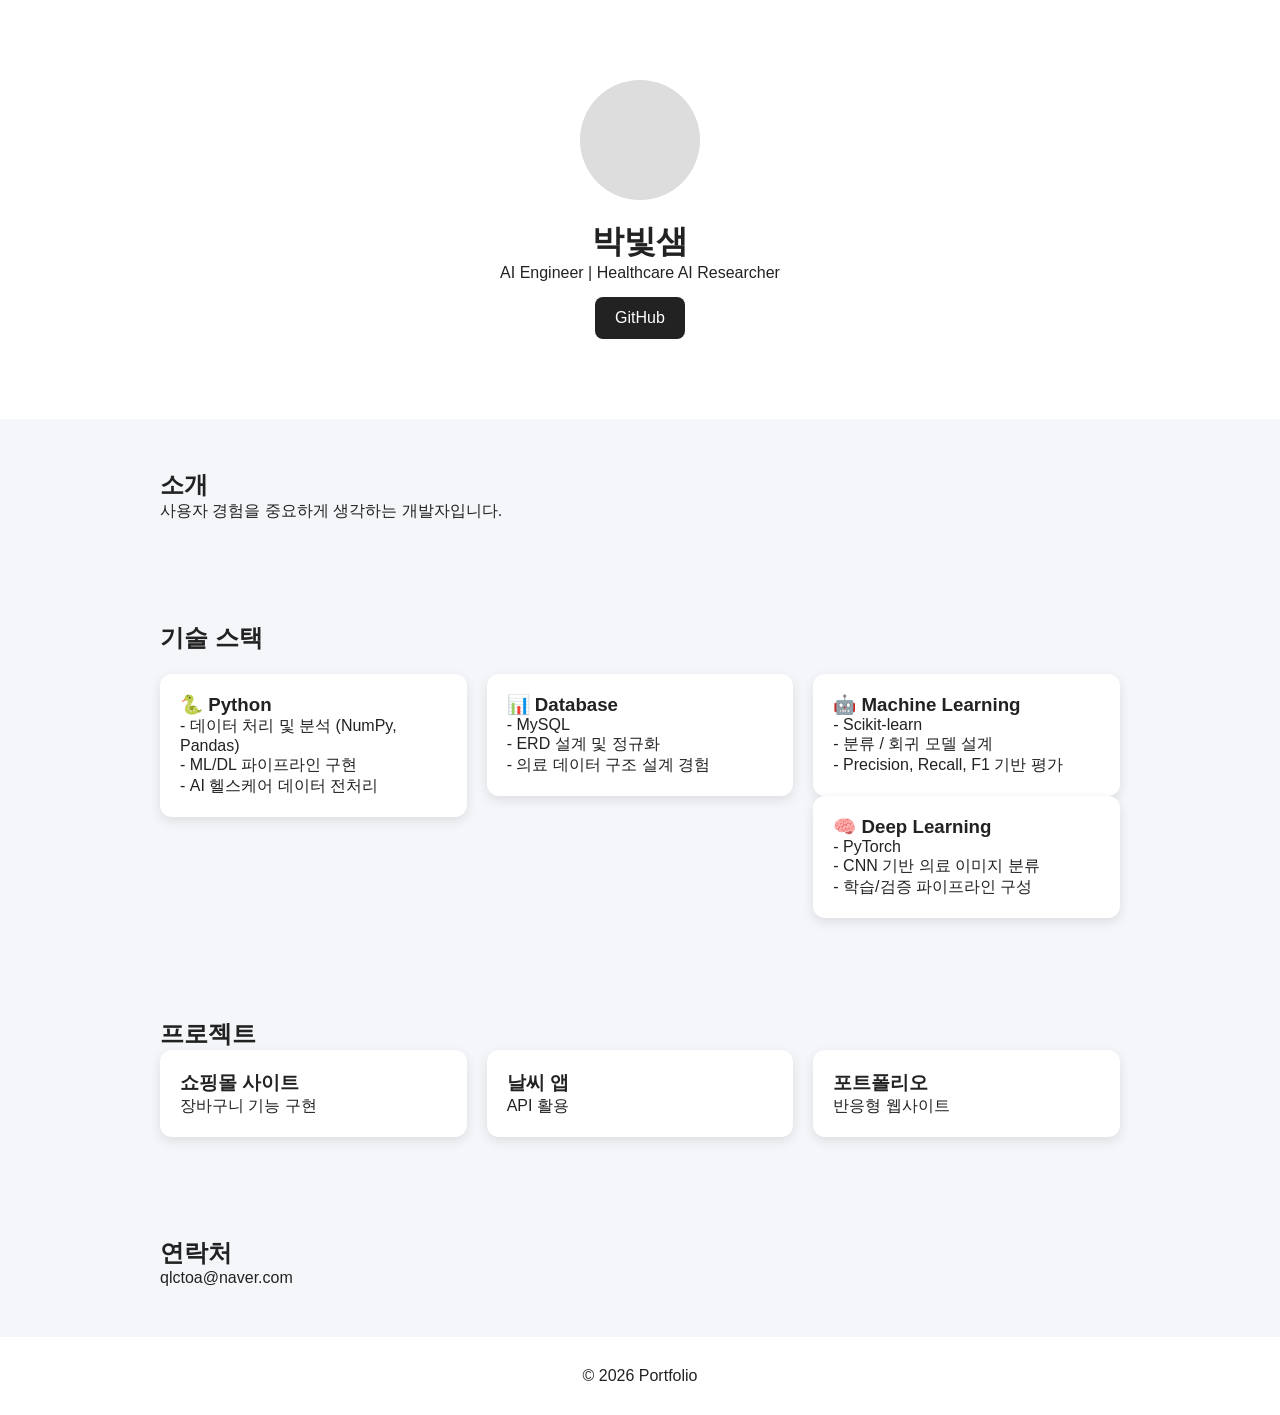
<file: portfolio_example.html>
<!DOCTYPE html>
<html lang="ko">
<head>
<meta charset="UTF-8">
<meta name="viewport" content="width=device-width, initial-scale=1.0">
<title>포트폴리오 예시</title>
<style>
*{margin:0;padding:0;box-sizing:border-box}
body{font-family:Arial,sans-serif;background:#f4f6f9;color:#222}
header{background:white;text-align:center;padding:80px 20px}
.profile{width:120px;height:120px;border-radius:50%;background:#ddd;margin:0 auto 20px}
section{max-width:1000px;margin:auto;padding:50px 20px}
.projects{display:grid;grid-template-columns:repeat(auto-fit,minmax(250px,1fr));gap:20px}
.card{
    background:white;
    padding:20px;
    border-radius:12px;
    box-shadow:0 4px 12px rgba(0,0,0,0.1);
    transition:all 0.3s ease;}
.skills span{display:inline-block;background:#222;color:white;padding:8px 12px;border-radius:20px;margin:4px}
.btn{display:inline-block;background:#222;color:white;padding:12px 20px;border-radius:8px;text-decoration:none;margin-top:15px}
footer{text-align:center;padding:30px;background:white}
.skills{
    display:grid;
    grid-template-columns:repeat(auto-fit,minmax(250px,1fr));
    gap:20px;
    margin-top:20px;
}
.card:hover{
    transform:translateY(-5px);
}
.card-link{
    text-decoration:none;
    color:inherit;
}

.card-link:hover .card{
    transform:translateY(-5px);
    box-shadow:0 8px 20px rgba(0,0,0,0.15);
}
</style>
</head>
<body>
<header>
<div class="profile"></div>
<h1>박빛샘</h1>
<p>AI Engineer | Healthcare AI Researcher</p>
<a href="https://github.com/qlctoa" class="btn" target="_blank">GitHub</a>

</header>

<section>
<h2>소개</h2>
<p>사용자 경험을 중요하게 생각하는 개발자입니다.</p>
</section>

<section>
    
    <h2>기술 스택</h2>

    <div class="skills">

        <a href="https://app.notion.com/p/33ac242d0acf802486b6f18945d16efa?source=copy_link" target="_blank" class="card-link">
    <div class="card">
        <h3>🐍 Python</h3>
        <p>
            - 데이터 처리 및 분석 (NumPy, Pandas)<br>
            - ML/DL 파이프라인 구현<br>
            - AI 헬스케어 데이터 전처리
        </p>
    </div>
</a>
        <a href="https://app.notion.com/p/349c242d0acf803ea110d833fa9bc641?source=copy_link" target="_blank" class="card-link">
        <div class="card">
            <h3>📊 Database</h3>
            <p>
                - MySQL<br>
                - ERD 설계 및 정규화<br>
                - 의료 데이터 구조 설계 경험
            </p>
        </div>
        </a>

        <a href="https://app.notion.com/p/349c242d0acf807bacade36719c7a38f?source=copy_link" target="_blank" class="card-link">
        <div class="card">
            <h3>🤖 Machine Learning</h3>
            <p>
                - Scikit-learn<br>
                - 분류 / 회귀 모델 설계<br>
                - Precision, Recall, F1 기반 평가
            </p>
        </div>

        <div class="card">
            <h3>🧠 Deep Learning</h3>
            <p>
                - PyTorch<br>
                - CNN 기반 의료 이미지 분류<br>
                - 학습/검증 파이프라인 구성
            </p>
        </div>

    </div>
</section>

<section>
<h2>프로젝트</h2>
<div class="projects">
<div class="card"><h3>쇼핑몰 사이트</h3><p>장바구니 기능 구현</p></div>
<div class="card"><h3>날씨 앱</h3><p>API 활용</p></div>
<div class="card"><h3>포트폴리오</h3><p>반응형 웹사이트</p></div>
</div>
</section>

<section>
<h2>연락처</h2>
<p>qlctoa@naver.com</p>
</section>

<footer>© 2026 Portfolio</footer>
</body>
</html>
</file>
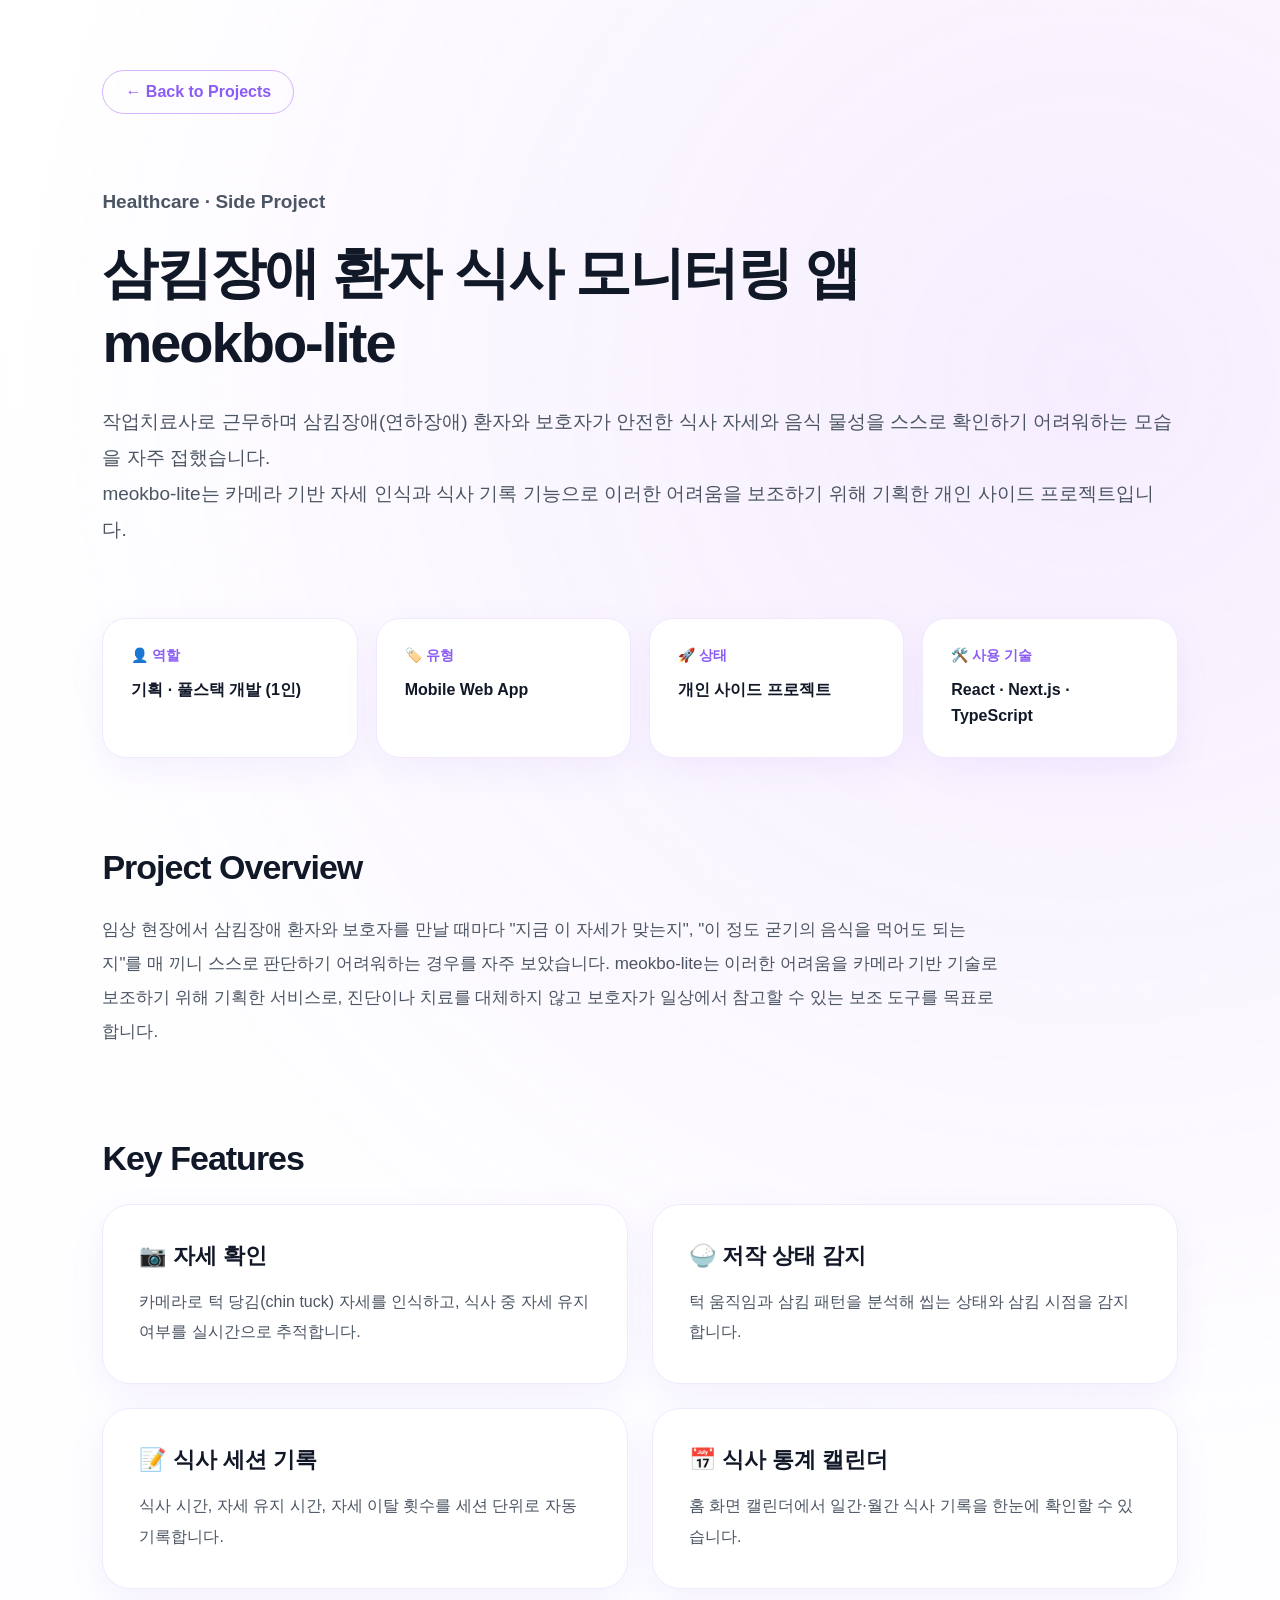
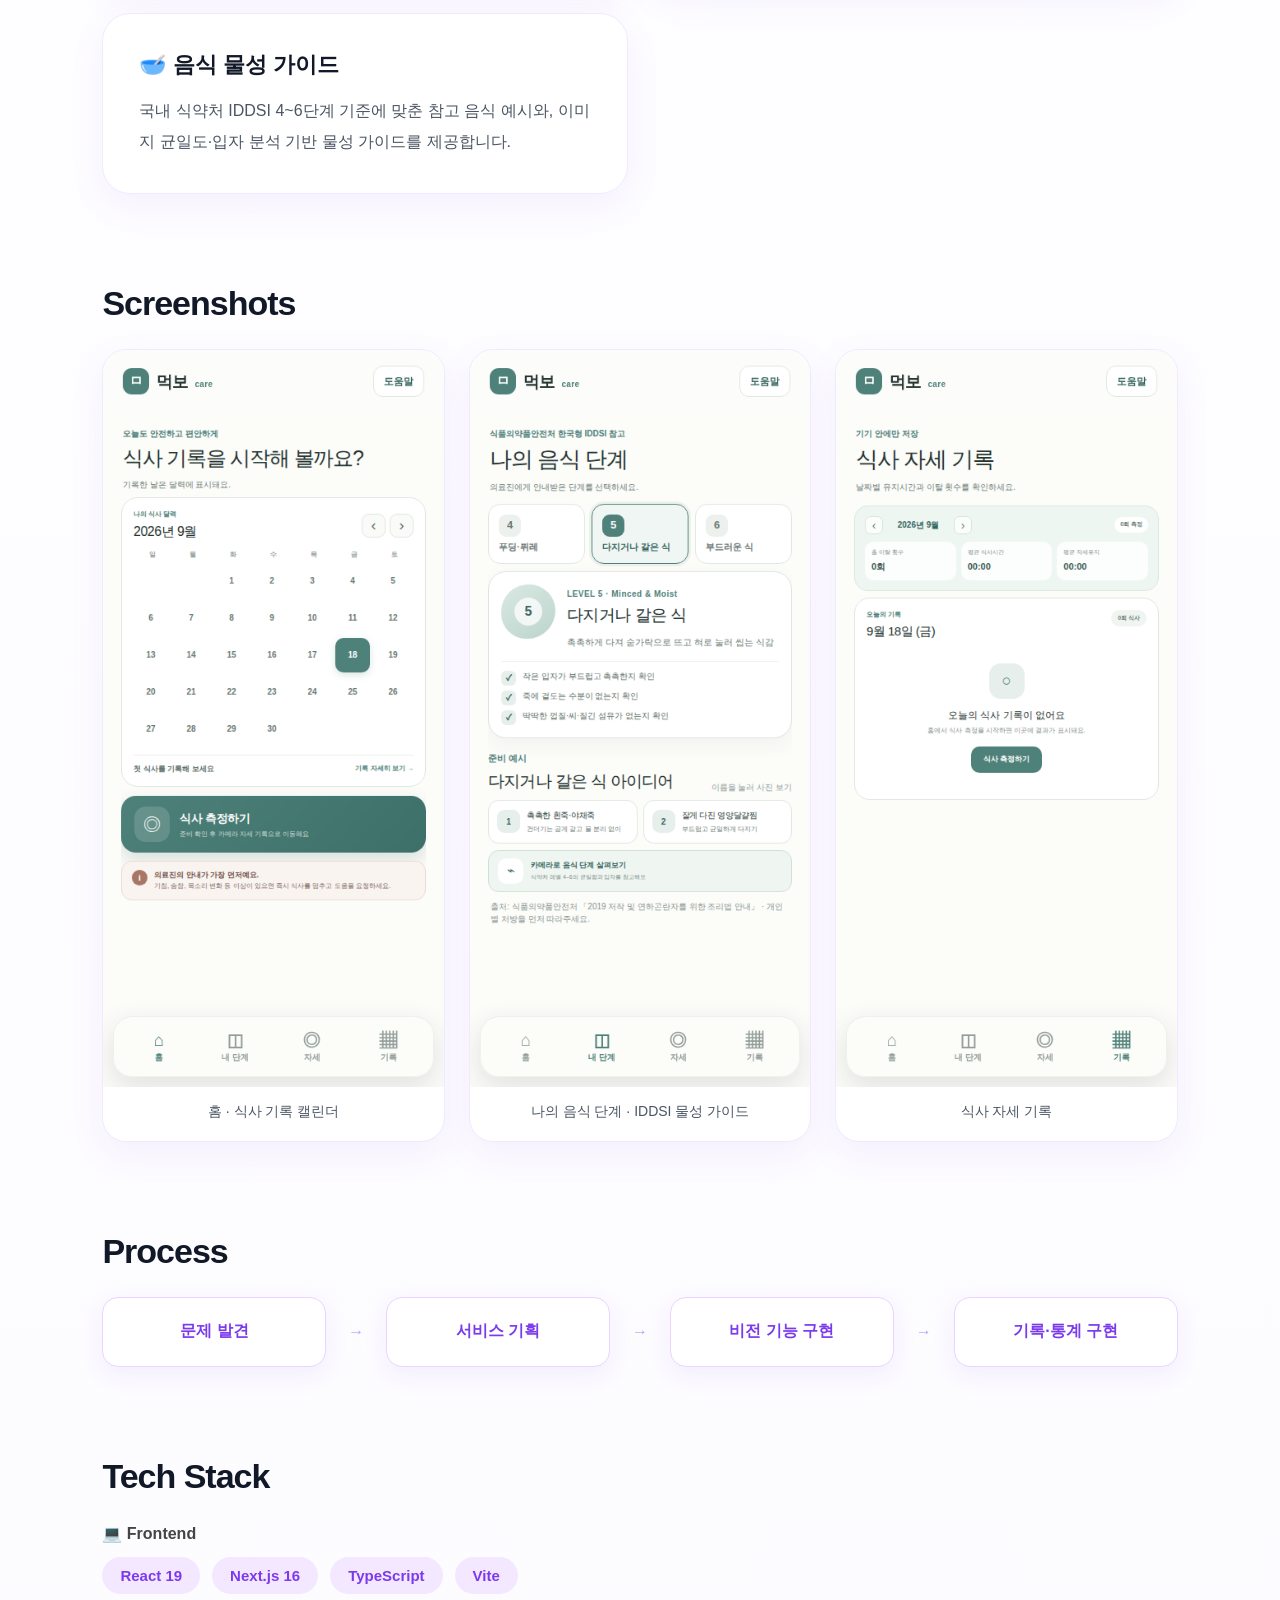
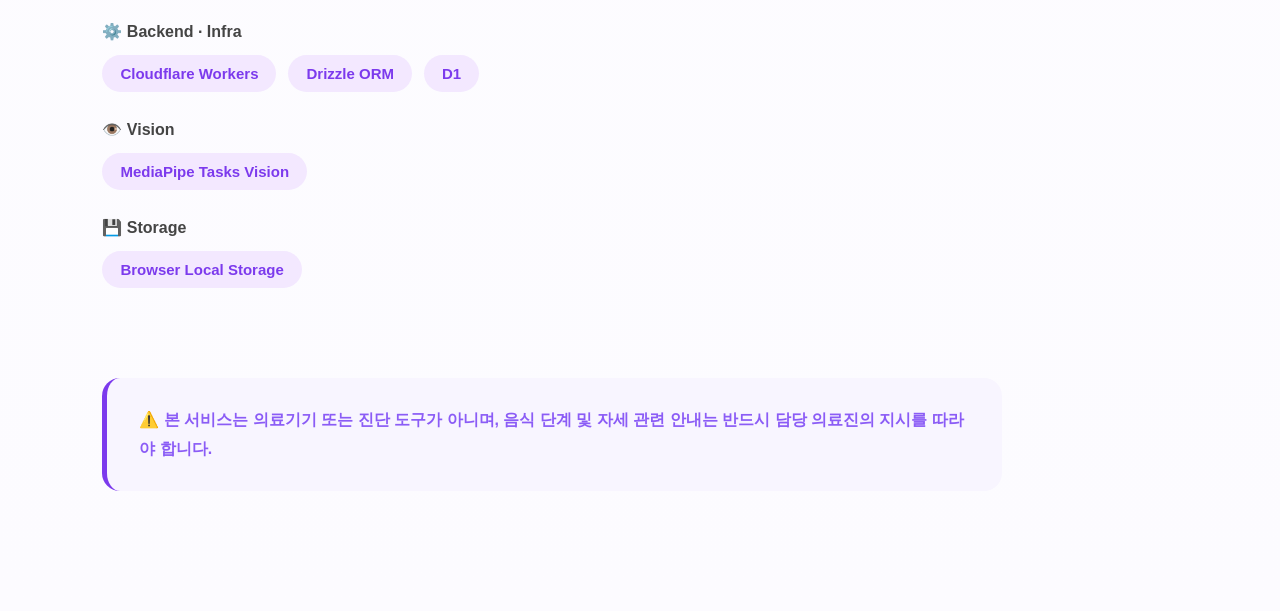
<file: projects/meokbo-lite.html>
<!DOCTYPE html>
<html lang="ko">
<head>
    <meta charset="UTF-8">
    <meta name="viewport" content="width=device-width, initial-scale=1.0">
    <link rel="icon" type="image/svg+xml" href="../favicon.svg">
    <title>삼킴장애 환자 식사 모니터링 앱 · meokbo-lite</title>

    <link rel="stylesheet" href="../css/common.css">
    <link rel="stylesheet" href="../css/projects.css">
</head>

<body>
<main class="project-detail">

    <a href="../index.html#projects" class="back-btn">← Back to Projects</a>

    <section class="detail-hero">
        <p class="detail-category">Healthcare · Side Project</p>

        <h1>삼킴장애 환자 식사 모니터링 앱<br>meokbo-lite</h1>

        <p>
            작업치료사로 근무하며 삼킴장애(연하장애) 환자와 보호자가 안전한 식사 자세와 음식 물성을
            스스로 확인하기 어려워하는 모습을 자주 접했습니다.<br>
            meokbo-lite는 카메라 기반 자세 인식과 식사 기록 기능으로 이러한 어려움을 보조하기 위해
            기획한 개인 사이드 프로젝트입니다.
        </p>
    </section>

    <section class="detail-summary">
        <div class="summary-card">
            <strong>👤 역할</strong>
            <span>기획 · 풀스택 개발 (1인)</span>
        </div>

        <div class="summary-card">
            <strong>🏷️ 유형</strong>
            <span>Mobile Web App</span>
        </div>

        <div class="summary-card">
            <strong>🚀 상태</strong>
            <span>개인 사이드 프로젝트</span>
        </div>

        <div class="summary-card">
            <strong>🛠️ 사용 기술</strong>
            <span>React · Next.js · TypeScript</span>
        </div>
    </section>

    <section class="detail-section">
        <h2>Project Overview</h2>
        <p>
            임상 현장에서 삼킴장애 환자와 보호자를 만날 때마다 "지금 이 자세가 맞는지",
            "이 정도 굳기의 음식을 먹어도 되는지"를 매 끼니 스스로 판단하기 어려워하는 경우를 자주 보았습니다.
            meokbo-lite는 이러한 어려움을 카메라 기반 기술로 보조하기 위해 기획한 서비스로,
            진단이나 치료를 대체하지 않고 보호자가 일상에서 참고할 수 있는 보조 도구를 목표로 합니다.
        </p>
    </section>

    <section class="detail-section">
        <h2>Key Features</h2>

        <div class="detail-cards">
            <div class="detail-card">
                <h3>📷 자세 확인</h3>
                <p>
                    카메라로 턱 당김(chin tuck) 자세를 인식하고,
                    식사 중 자세 유지 여부를 실시간으로 추적합니다.
                </p>
            </div>

            <div class="detail-card">
                <h3>🍚 저작 상태 감지</h3>
                <p>
                    턱 움직임과 삼킴 패턴을 분석해
                    씹는 상태와 삼킴 시점을 감지합니다.
                </p>
            </div>

            <div class="detail-card">
                <h3>📝 식사 세션 기록</h3>
                <p>
                    식사 시간, 자세 유지 시간, 자세 이탈 횟수를
                    세션 단위로 자동 기록합니다.
                </p>
            </div>

            <div class="detail-card">
                <h3>📅 식사 통계 캘린더</h3>
                <p>
                    홈 화면 캘린더에서 일간·월간 식사 기록을
                    한눈에 확인할 수 있습니다.
                </p>
            </div>

            <div class="detail-card">
                <h3>🥣 음식 물성 가이드</h3>
                <p>
                    국내 식약처 IDDSI 4~6단계 기준에 맞춘 참고 음식 예시와,
                    이미지 균일도·입자 분석 기반 물성 가이드를 제공합니다.
                </p>
            </div>
        </div>
    </section>

    <section class="detail-section">
        <h2>Screenshots</h2>

        <div class="detail-gallery">
            <figure>
                <a href="../images/meokbo-lite/home.png" target="_blank" rel="noopener noreferrer" aria-label="이미지 원본 크게 보기"><img src="../images/meokbo-lite/home.png" alt="meokbo-lite 홈 화면 - 식사 기록 캘린더"></a>
                <figcaption>홈 · 식사 기록 캘린더</figcaption>
            </figure>
            <figure>
                <a href="../images/meokbo-lite/food-guide.png" target="_blank" rel="noopener noreferrer" aria-label="이미지 원본 크게 보기"><img src="../images/meokbo-lite/food-guide.png" alt="meokbo-lite 음식 물성 가이드 화면"></a>
                <figcaption>나의 음식 단계 · IDDSI 물성 가이드</figcaption>
            </figure>
            <figure>
                <a href="../images/meokbo-lite/records.png" target="_blank" rel="noopener noreferrer" aria-label="이미지 원본 크게 보기"><img src="../images/meokbo-lite/records.png" alt="meokbo-lite 식사 자세 기록 화면"></a>
                <figcaption>식사 자세 기록</figcaption>
            </figure>
        </div>
    </section>

    <section class="detail-section">
        <h2>Process</h2>

        <div class="process-flow">
            <div class="process-item">문제 발견</div>
            <span class="arrow">→</span>
            <div class="process-item">서비스 기획</div>
            <span class="arrow">→</span>
            <div class="process-item">비전 기능 구현</div>
            <span class="arrow">→</span>
            <div class="process-item">기록·통계 구현</div>
        </div>
    </section>

    <section class="detail-section">
        <h2>Tech Stack</h2>

        <h4>💻 Frontend</h4>
        <div class="detail-tags">
            <span>React 19</span>
            <span>Next.js 16</span>
            <span>TypeScript</span>
            <span>Vite</span>
        </div>

        <h4>⚙️ Backend · Infra</h4>
        <div class="detail-tags">
            <span>Cloudflare Workers</span>
            <span>Drizzle ORM</span>
            <span>D1</span>
        </div>

        <h4>👁️ Vision</h4>
        <div class="detail-tags">
            <span>MediaPipe Tasks Vision</span>
        </div>

        <h4>💾 Storage</h4>
        <div class="detail-tags">
            <span>Browser Local Storage</span>
        </div>
    </section>

    <p class="notice">
        ⚠️ 본 서비스는 의료기기 또는 진단 도구가 아니며, 음식 단계 및 자세 관련 안내는
        반드시 담당 의료진의 지시를 따라야 합니다.
    </p>

</main>
</body>
</html>
</file>
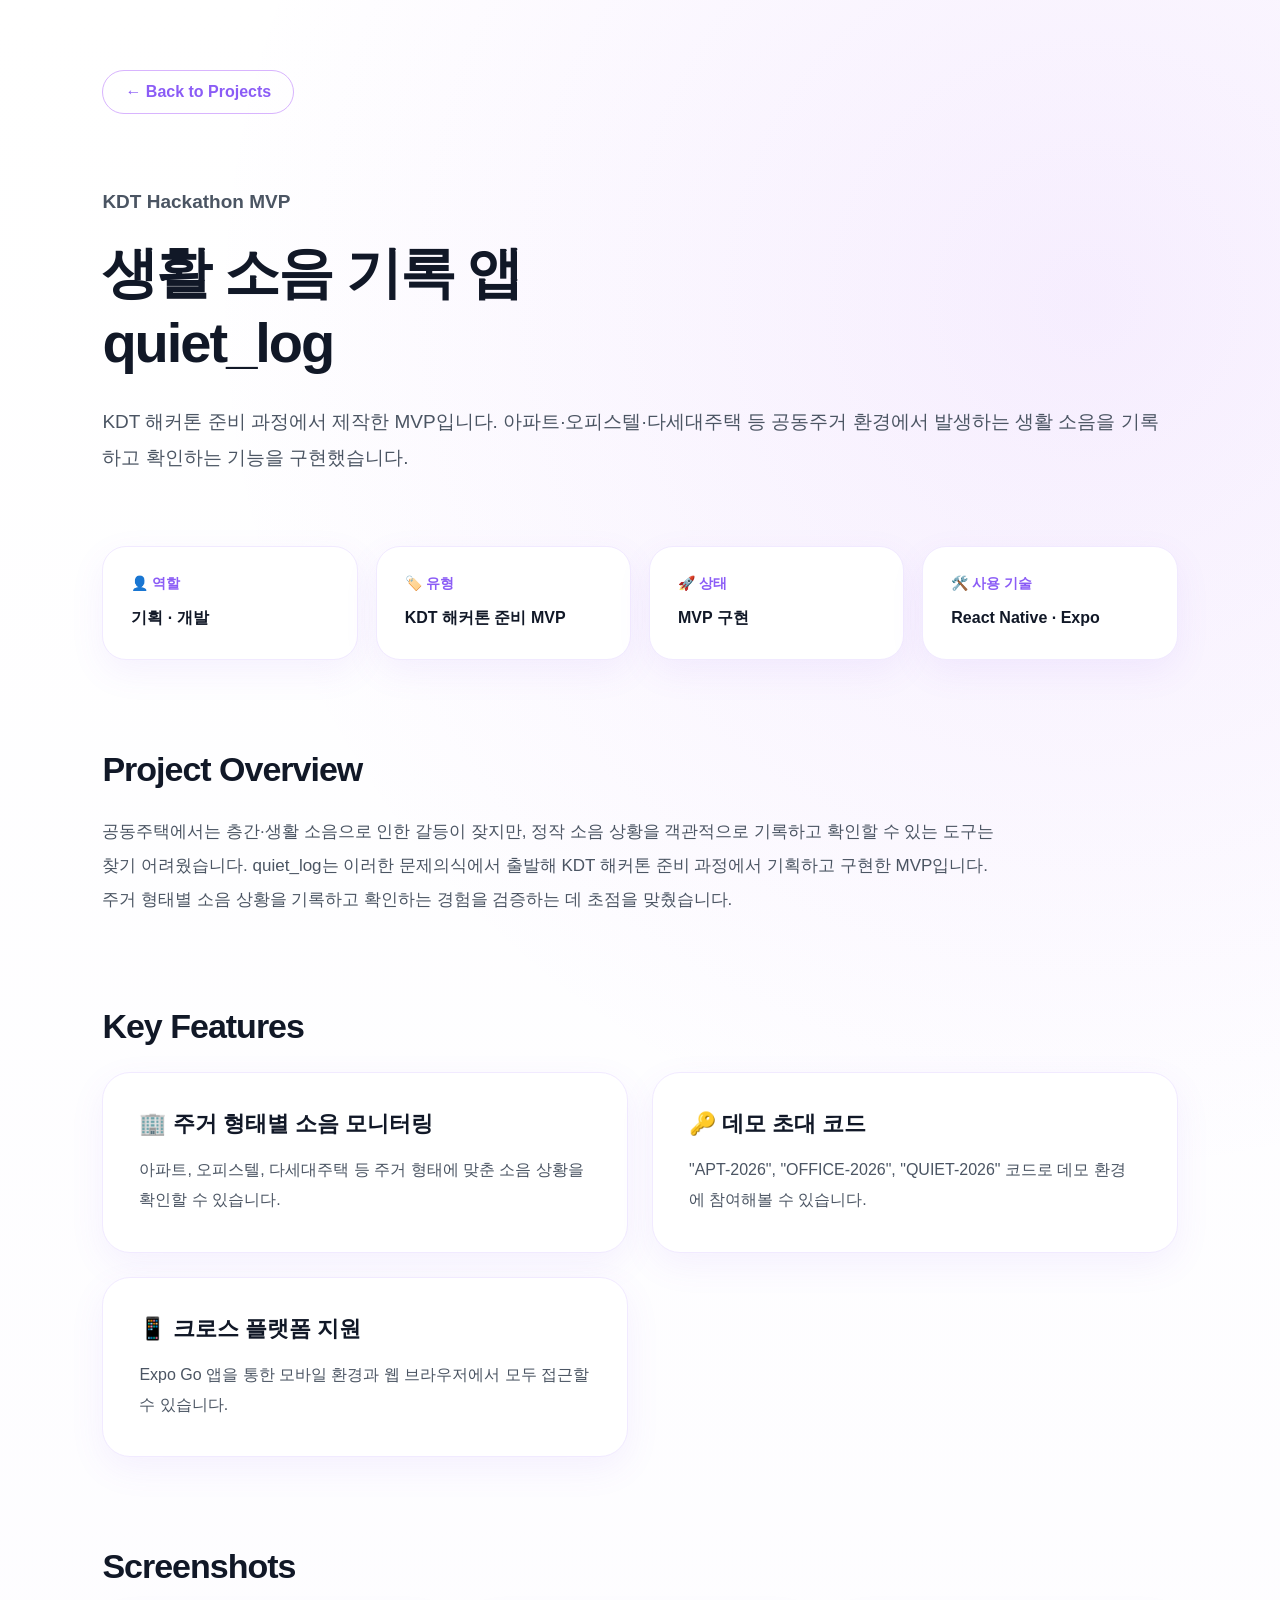
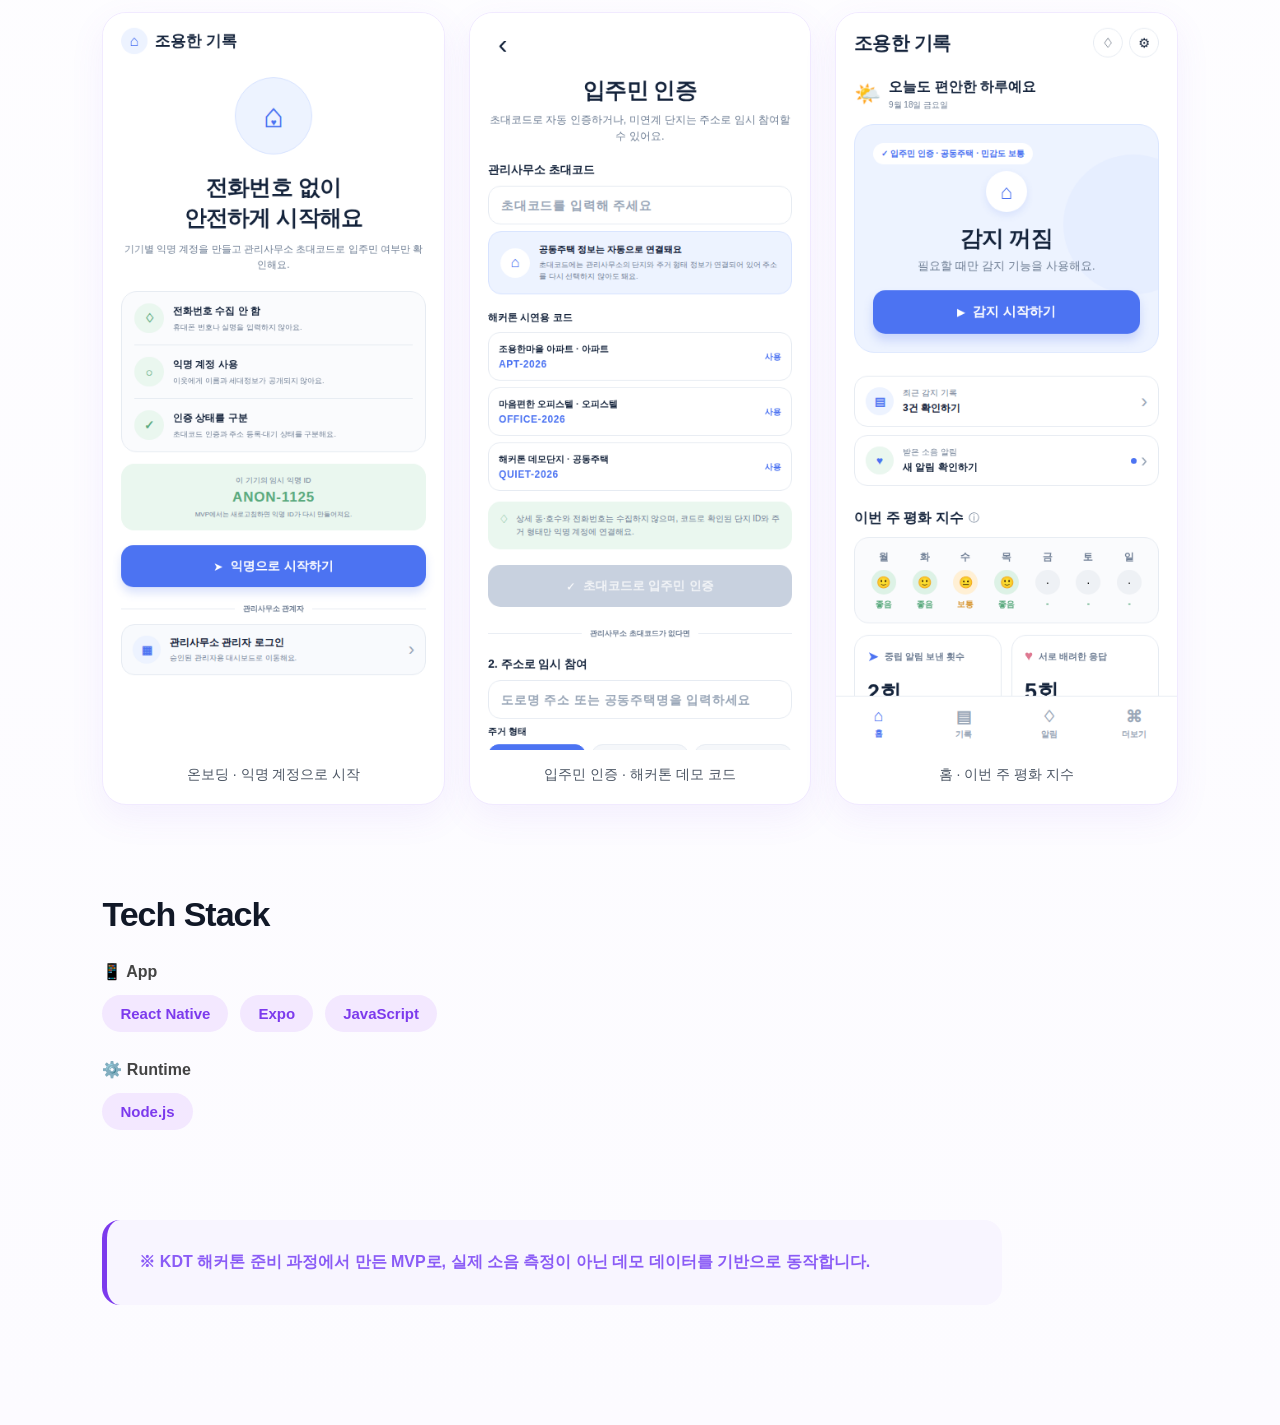
<file: projects/quiet-log.html>
<!DOCTYPE html>
<html lang="ko">
<head>
    <meta charset="UTF-8">
    <meta name="viewport" content="width=device-width, initial-scale=1.0">
    <link rel="icon" type="image/svg+xml" href="../favicon.svg">
    <title>생활 소음 기록 앱 · quiet_log</title>

    <link rel="stylesheet" href="../css/common.css">
    <link rel="stylesheet" href="../css/projects.css">
</head>

<body>
<main class="project-detail">

    <a href="../index.html#projects" class="back-btn">← Back to Projects</a>

    <section class="detail-hero">
        <p class="detail-category">KDT Hackathon MVP</p>

        <h1>생활 소음 기록 앱<br>quiet_log</h1>

        <p>
            KDT 해커톤 준비 과정에서 제작한 MVP입니다. 아파트·오피스텔·다세대주택 등
            공동주거 환경에서 발생하는 생활 소음을 기록하고 확인하는 기능을 구현했습니다.
        </p>
    </section>

    <section class="detail-summary">
        <div class="summary-card">
            <strong>👤 역할</strong>
            <span>기획 · 개발</span>
        </div>

        <div class="summary-card">
            <strong>🏷️ 유형</strong>
            <span>KDT 해커톤 준비 MVP</span>
        </div>

        <div class="summary-card">
            <strong>🚀 상태</strong>
            <span>MVP 구현</span>
        </div>

        <div class="summary-card">
            <strong>🛠️ 사용 기술</strong>
            <span>React Native · Expo</span>
        </div>
    </section>

    <section class="detail-section">
        <h2>Project Overview</h2>
        <p>
            공동주택에서는 층간·생활 소음으로 인한 갈등이 잦지만,
            정작 소음 상황을 객관적으로 기록하고 확인할 수 있는 도구는 찾기 어려웠습니다.
            quiet_log는 이러한 문제의식에서 출발해 KDT 해커톤 준비 과정에서 기획하고
            구현한 MVP입니다. 주거 형태별 소음 상황을 기록하고 확인하는 경험을 검증하는 데
            초점을 맞췄습니다.
        </p>
    </section>

    <section class="detail-section">
        <h2>Key Features</h2>

        <div class="detail-cards">
            <div class="detail-card">
                <h3>🏢 주거 형태별 소음 모니터링</h3>
                <p>
                    아파트, 오피스텔, 다세대주택 등 주거 형태에 맞춘
                    소음 상황을 확인할 수 있습니다.
                </p>
            </div>

            <div class="detail-card">
                <h3>🔑 데모 초대 코드</h3>
                <p>
                    "APT-2026", "OFFICE-2026", "QUIET-2026" 코드로
                    데모 환경에 참여해볼 수 있습니다.
                </p>
            </div>

            <div class="detail-card">
                <h3>📱 크로스 플랫폼 지원</h3>
                <p>
                    Expo Go 앱을 통한 모바일 환경과
                    웹 브라우저에서 모두 접근할 수 있습니다.
                </p>
            </div>
        </div>
    </section>

    <section class="detail-section">
        <h2>Screenshots</h2>

        <div class="detail-gallery">
            <figure>
                <a href="../images/quiet-log/onboarding.png" target="_blank" rel="noopener noreferrer" aria-label="이미지 원본 크게 보기"><img src="../images/quiet-log/onboarding.png" alt="quiet_log 온보딩 화면 - 익명으로 시작하기"></a>
                <figcaption>온보딩 · 익명 계정으로 시작</figcaption>
            </figure>
            <figure>
                <a href="../images/quiet-log/invite-code.png" target="_blank" rel="noopener noreferrer" aria-label="이미지 원본 크게 보기"><img src="../images/quiet-log/invite-code.png" alt="quiet_log 관리사무소 초대코드 인증 화면"></a>
                <figcaption>입주민 인증 · 해커톤 데모 코드</figcaption>
            </figure>
            <figure>
                <a href="../images/quiet-log/dashboard.png" target="_blank" rel="noopener noreferrer" aria-label="이미지 원본 크게 보기"><img src="../images/quiet-log/dashboard.png" alt="quiet_log 메인 대시보드 - 이번 주 평화 지수"></a>
                <figcaption>홈 · 이번 주 평화 지수</figcaption>
            </figure>
        </div>
    </section>

    <section class="detail-section">
        <h2>Tech Stack</h2>

        <h4>📱 App</h4>
        <div class="detail-tags">
            <span>React Native</span>
            <span>Expo</span>
            <span>JavaScript</span>
        </div>

        <h4>⚙️ Runtime</h4>
        <div class="detail-tags">
            <span>Node.js</span>
        </div>
    </section>

    <p class="notice">
        ※ KDT 해커톤 준비 과정에서 만든 MVP로, 실제 소음 측정이 아닌 데모 데이터를 기반으로 동작합니다.
    </p>

</main>
</body>
</html>
</file>
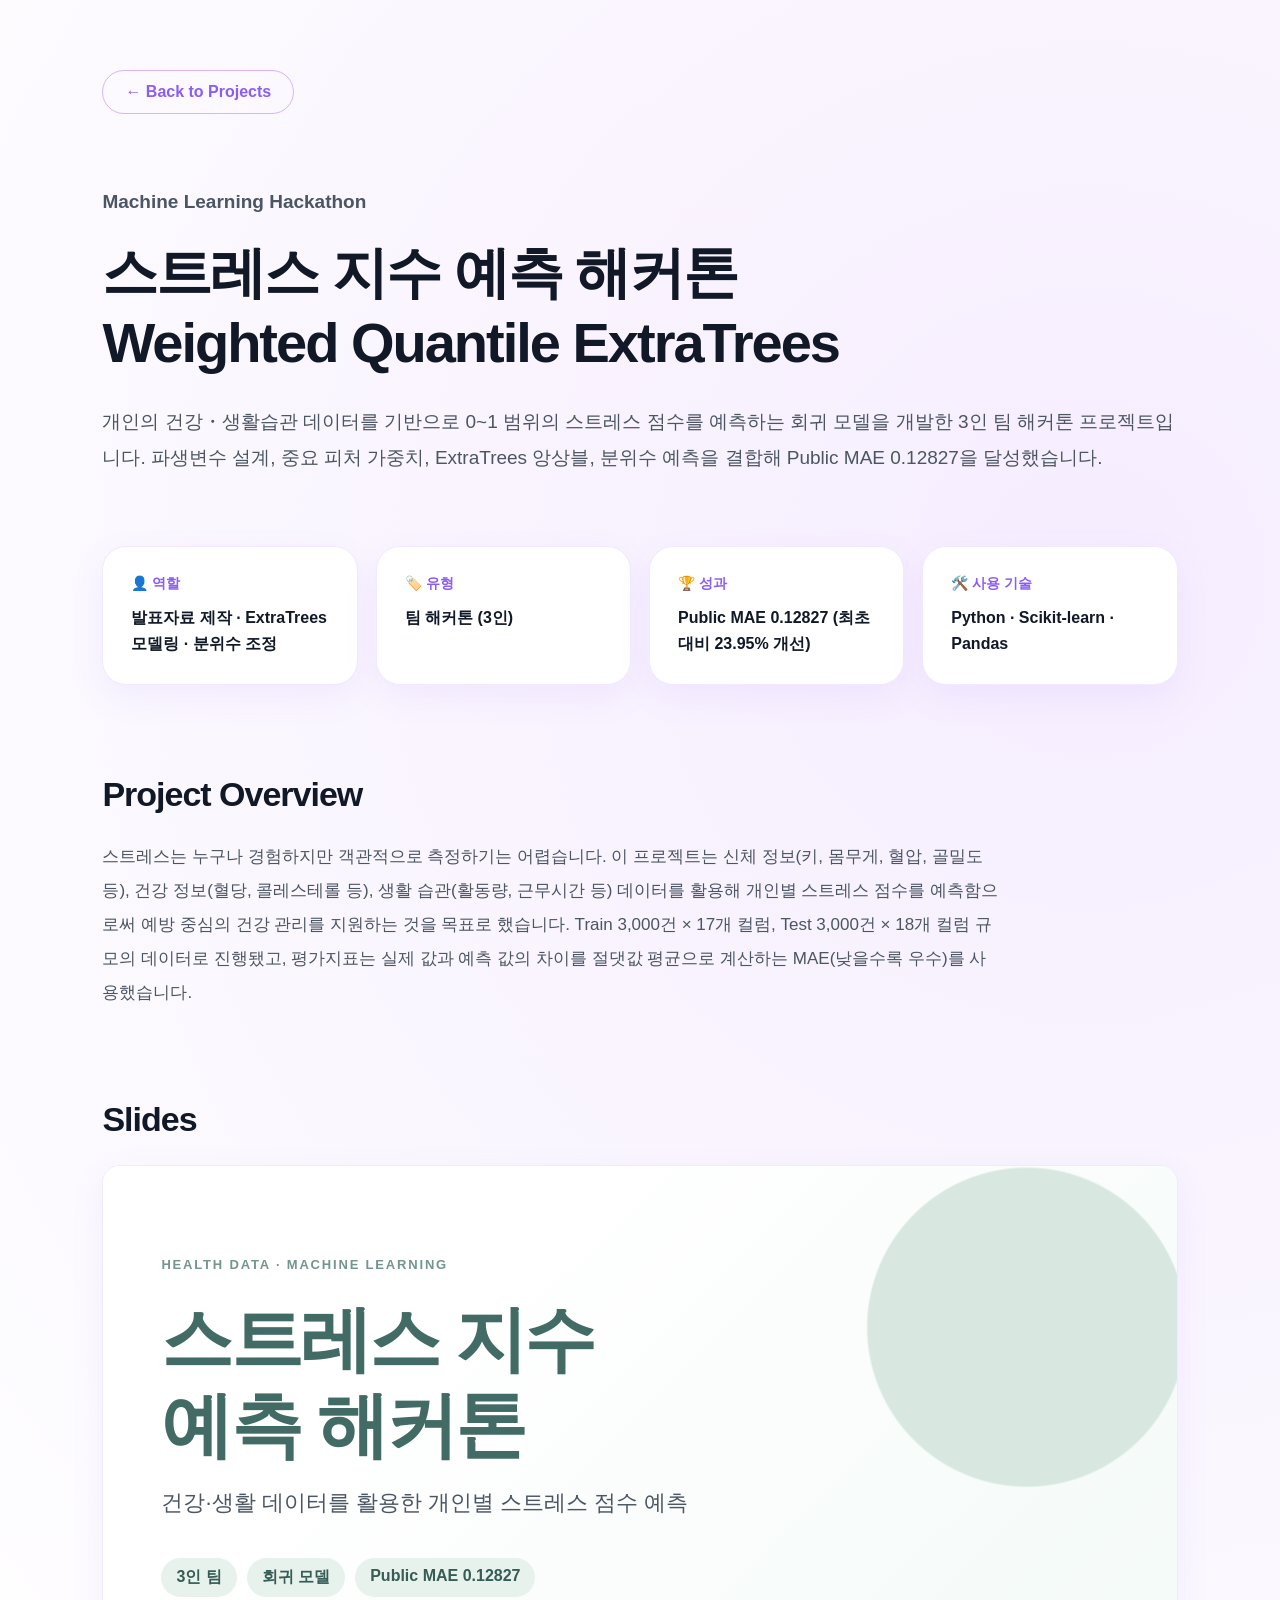
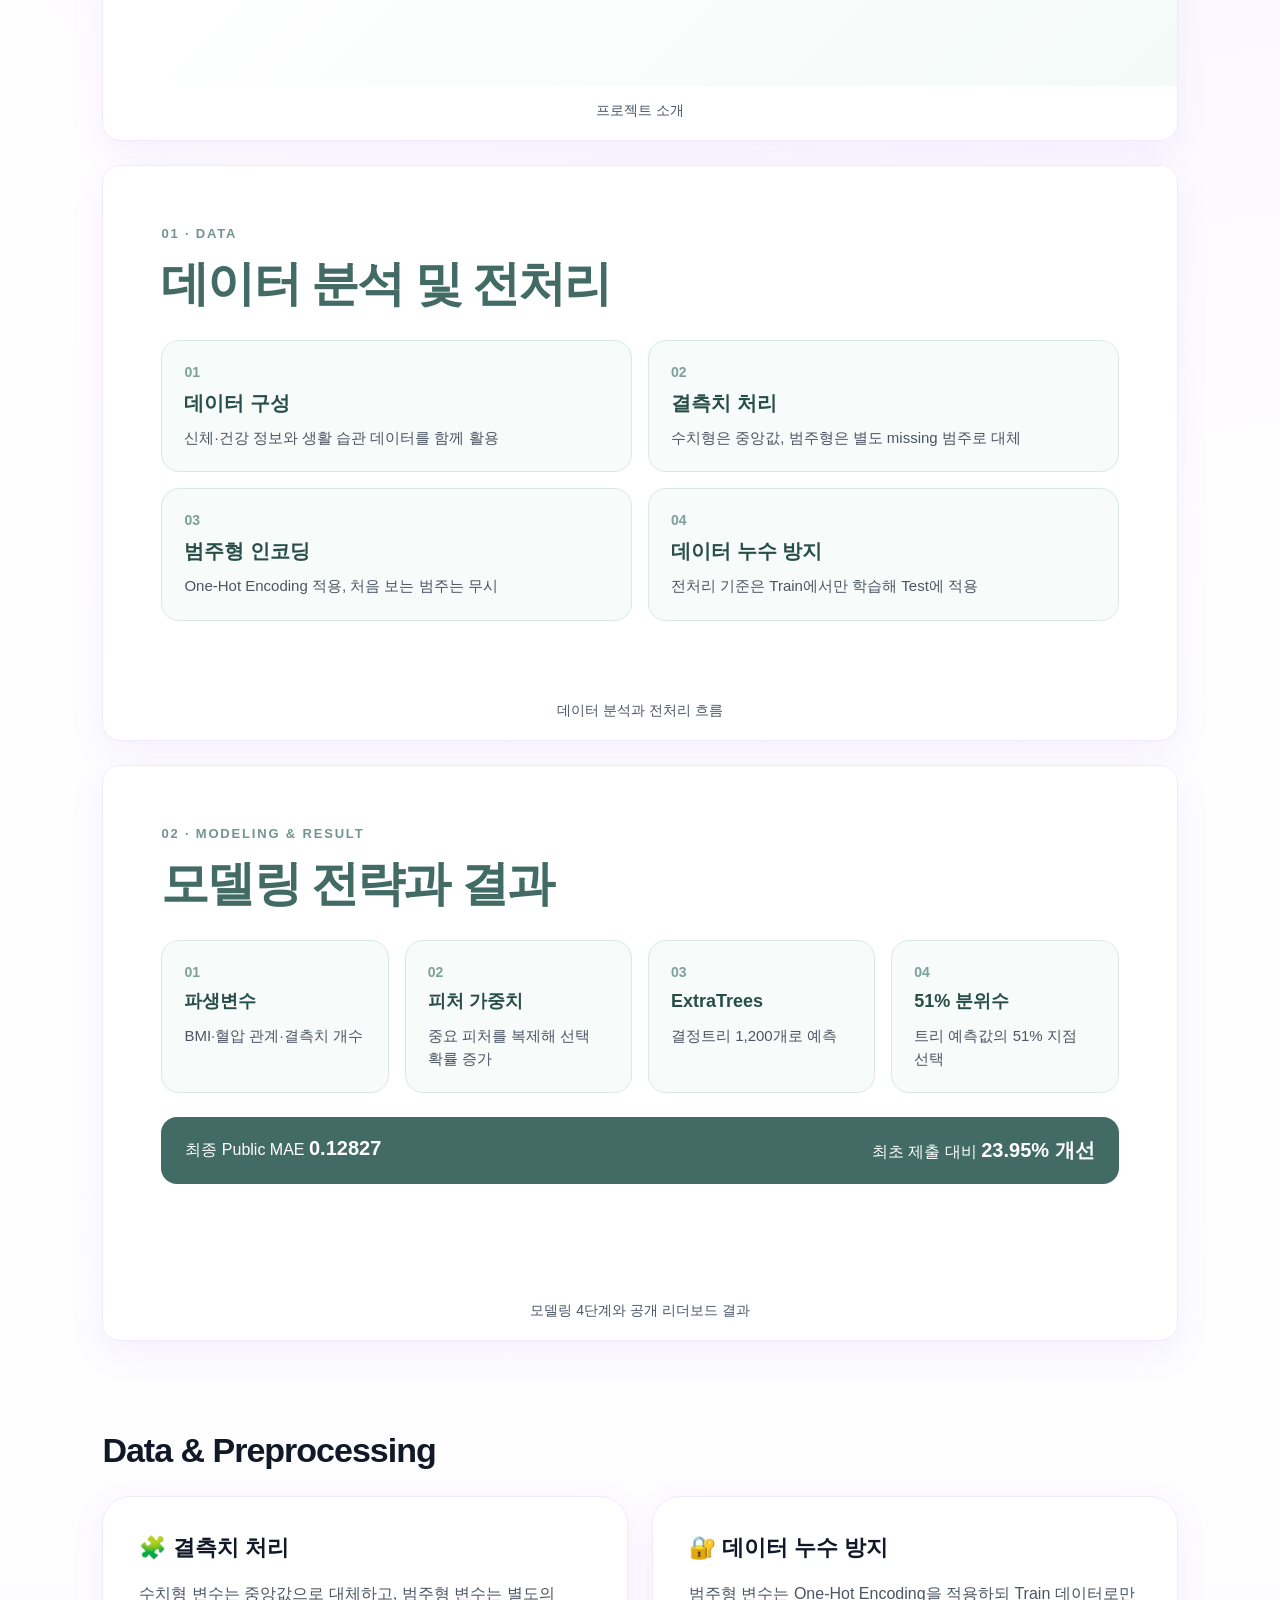
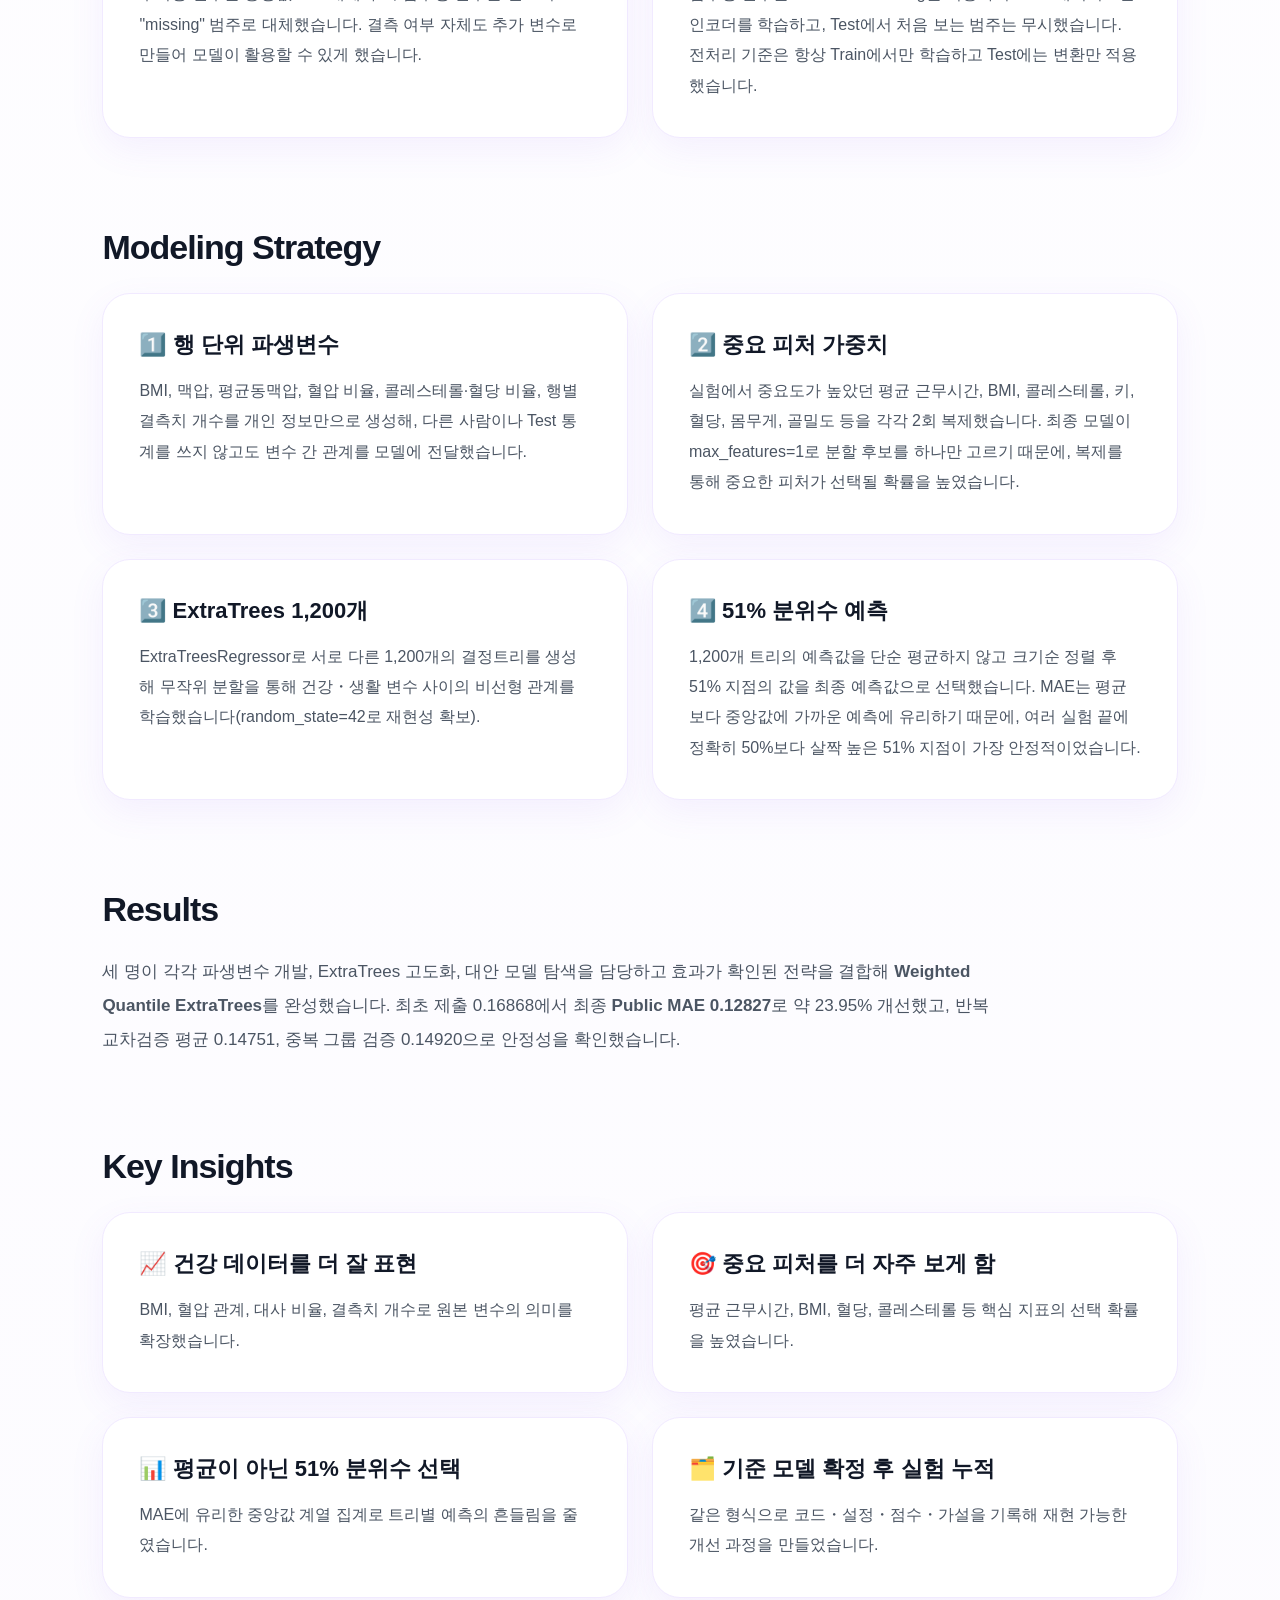
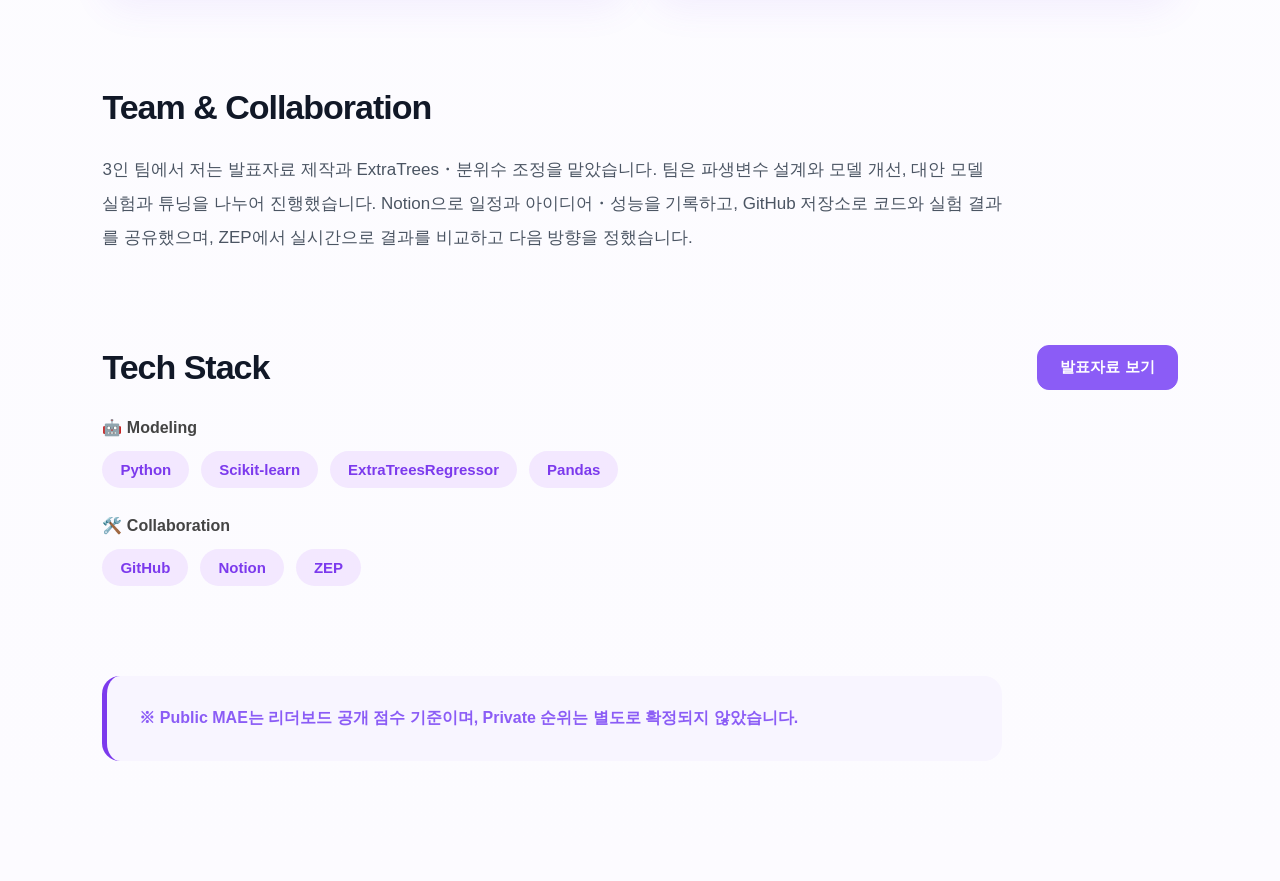
<file: projects/stress-score.html>
<!DOCTYPE html>
<html lang="ko">
<head>
    <meta charset="UTF-8">
    <meta name="viewport" content="width=device-width, initial-scale=1.0">
    <link rel="icon" type="image/svg+xml" href="../favicon.svg">
    <title>스트레스 지수 예측 해커톤 · Weighted Quantile ExtraTrees</title>

    <link rel="stylesheet" href="../css/common.css">
    <link rel="stylesheet" href="../css/projects.css">
</head>

<body>
<main class="project-detail">

    <a href="../index.html#projects" class="back-btn">← Back to Projects</a>

    <section class="detail-hero">
        <p class="detail-category">Machine Learning Hackathon</p>

        <h1>스트레스 지수 예측 해커톤<br>Weighted Quantile ExtraTrees</h1>

        <p>
            개인의 건강・생활습관 데이터를 기반으로 0~1 범위의 스트레스 점수를 예측하는
            회귀 모델을 개발한 3인 팀 해커톤 프로젝트입니다. 파생변수 설계, 중요 피처 가중치,
            ExtraTrees 앙상블, 분위수 예측을 결합해 Public MAE 0.12827을 달성했습니다.
        </p>
    </section>

    <section class="detail-summary">
        <div class="summary-card">
            <strong>👤 역할</strong>
            <span>발표자료 제작 · ExtraTrees 모델링 · 분위수 조정</span>
        </div>

        <div class="summary-card">
            <strong>🏷️ 유형</strong>
            <span>팀 해커톤 (3인)</span>
        </div>

        <div class="summary-card">
            <strong>🏆 성과</strong>
            <span>Public MAE 0.12827 (최초 대비 23.95% 개선)</span>
        </div>

        <div class="summary-card">
            <strong>🛠️ 사용 기술</strong>
            <span>Python · Scikit-learn · Pandas</span>
        </div>
    </section>

    <section class="detail-section">
        <h2>Project Overview</h2>
        <p>
            스트레스는 누구나 경험하지만 객관적으로 측정하기는 어렵습니다. 이 프로젝트는
            신체 정보(키, 몸무게, 혈압, 골밀도 등), 건강 정보(혈당, 콜레스테롤 등),
            생활 습관(활동량, 근무시간 등) 데이터를 활용해 개인별 스트레스 점수를 예측함으로써
            예방 중심의 건강 관리를 지원하는 것을 목표로 했습니다. Train 3,000건 × 17개 컬럼,
            Test 3,000건 × 18개 컬럼 규모의 데이터로 진행됐고, 평가지표는 실제 값과 예측 값의
            차이를 절댓값 평균으로 계산하는 MAE(낮을수록 우수)를 사용했습니다.
        </p>
    </section>

    <section class="detail-section">
        <h2>Slides</h2>

        <div class="detail-gallery slide-gallery">
            <figure class="presentation-slide slide-cover">
                <div class="slide-body">
                    <p class="slide-kicker">HEALTH DATA · MACHINE LEARNING</p>
                    <h3>스트레스 지수<br>예측 해커톤</h3>
                    <p>건강·생활 데이터를 활용한 개인별 스트레스 점수 예측</p>
                    <div class="slide-pills"><span>3인 팀</span><span>회귀 모델</span><span>Public MAE 0.12827</span></div>
                </div>
                <figcaption>프로젝트 소개</figcaption>
            </figure>
            <figure class="presentation-slide slide-preprocessing">
                <div class="slide-body">
                    <p class="slide-kicker">01 · DATA</p>
                    <h3>데이터 분석 및 전처리</h3>
                    <div class="slide-grid">
                        <div><span>01</span><h4>데이터 구성</h4><p>신체·건강 정보와 생활 습관 데이터를 함께 활용</p></div>
                        <div><span>02</span><h4>결측치 처리</h4><p>수치형은 중앙값, 범주형은 별도 missing 범주로 대체</p></div>
                        <div><span>03</span><h4>범주형 인코딩</h4><p>One-Hot Encoding 적용, 처음 보는 범주는 무시</p></div>
                        <div><span>04</span><h4>데이터 누수 방지</h4><p>전처리 기준은 Train에서만 학습해 Test에 적용</p></div>
                    </div>
                </div>
                <figcaption>데이터 분석과 전처리 흐름</figcaption>
            </figure>
            <figure class="presentation-slide slide-modeling">
                <div class="slide-body">
                    <p class="slide-kicker">02 · MODELING &amp; RESULT</p>
                    <h3>모델링 전략과 결과</h3>
                    <div class="slide-flow">
                        <div><span>01</span><h4>파생변수</h4><p>BMI·혈압 관계·결측치 개수</p></div>
                        <div><span>02</span><h4>피처 가중치</h4><p>중요 피처를 복제해 선택 확률 증가</p></div>
                        <div><span>03</span><h4>ExtraTrees</h4><p>결정트리 1,200개로 예측</p></div>
                        <div><span>04</span><h4>51% 분위수</h4><p>트리 예측값의 51% 지점 선택</p></div>
                    </div>
                    <div class="slide-result"><span>최종 Public MAE <strong>0.12827</strong></span><span>최초 제출 대비 <strong>23.95% 개선</strong></span></div>
                </div>
                <figcaption>모델링 4단계와 공개 리더보드 결과</figcaption>
            </figure>
        </div>
    </section>

    <section class="detail-section">
        <h2>Data &amp; Preprocessing</h2>

        <div class="detail-cards">
            <div class="detail-card">
                <h3>🧩 결측치 처리</h3>
                <p>
                    수치형 변수는 중앙값으로 대체하고, 범주형 변수는 별도의 "missing" 범주로
                    대체했습니다. 결측 여부 자체도 추가 변수로 만들어 모델이 활용할 수 있게 했습니다.
                </p>
            </div>

            <div class="detail-card">
                <h3>🔐 데이터 누수 방지</h3>
                <p>
                    범주형 변수는 One-Hot Encoding을 적용하되 Train 데이터로만 인코더를 학습하고,
                    Test에서 처음 보는 범주는 무시했습니다. 전처리 기준은 항상 Train에서만 학습하고
                    Test에는 변환만 적용했습니다.
                </p>
            </div>
        </div>
    </section>

    <section class="detail-section">
        <h2>Modeling Strategy</h2>

        <div class="detail-cards">
            <div class="detail-card">
                <h3>1️⃣ 행 단위 파생변수</h3>
                <p>
                    BMI, 맥압, 평균동맥압, 혈압 비율, 콜레스테롤·혈당 비율, 행별 결측치 개수를
                    개인 정보만으로 생성해, 다른 사람이나 Test 통계를 쓰지 않고도 변수 간 관계를
                    모델에 전달했습니다.
                </p>
            </div>

            <div class="detail-card">
                <h3>2️⃣ 중요 피처 가중치</h3>
                <p>
                    실험에서 중요도가 높았던 평균 근무시간, BMI, 콜레스테롤, 키, 혈당, 몸무게,
                    골밀도 등을 각각 2회 복제했습니다. 최종 모델이 max_features=1로 분할 후보를
                    하나만 고르기 때문에, 복제를 통해 중요한 피처가 선택될 확률을 높였습니다.
                </p>
            </div>

            <div class="detail-card">
                <h3>3️⃣ ExtraTrees 1,200개</h3>
                <p>
                    ExtraTreesRegressor로 서로 다른 1,200개의 결정트리를 생성해 무작위 분할을 통해
                    건강・생활 변수 사이의 비선형 관계를 학습했습니다(random_state=42로 재현성 확보).
                </p>
            </div>

            <div class="detail-card">
                <h3>4️⃣ 51% 분위수 예측</h3>
                <p>
                    1,200개 트리의 예측값을 단순 평균하지 않고 크기순 정렬 후 51% 지점의 값을 최종
                    예측값으로 선택했습니다. MAE는 평균보다 중앙값에 가까운 예측에 유리하기 때문에,
                    여러 실험 끝에 정확히 50%보다 살짝 높은 51% 지점이 가장 안정적이었습니다.
                </p>
            </div>
        </div>
    </section>

    <section class="detail-section">
        <h2>Results</h2>
        <p>
            세 명이 각각 파생변수 개발, ExtraTrees 고도화, 대안 모델 탐색을 담당하고 효과가 확인된
            전략을 결합해 <strong>Weighted Quantile ExtraTrees</strong>를 완성했습니다. 최초 제출
            0.16868에서 최종 <strong>Public MAE 0.12827</strong>로 약 23.95% 개선했고, 반복 교차검증
            평균 0.14751, 중복 그룹 검증 0.14920으로 안정성을 확인했습니다.
        </p>
    </section>

    <section class="detail-section">
        <h2>Key Insights</h2>

        <div class="detail-cards">
            <div class="detail-card">
                <h3>📈 건강 데이터를 더 잘 표현</h3>
                <p>BMI, 혈압 관계, 대사 비율, 결측치 개수로 원본 변수의 의미를 확장했습니다.</p>
            </div>

            <div class="detail-card">
                <h3>🎯 중요 피처를 더 자주 보게 함</h3>
                <p>평균 근무시간, BMI, 혈당, 콜레스테롤 등 핵심 지표의 선택 확률을 높였습니다.</p>
            </div>

            <div class="detail-card">
                <h3>📊 평균이 아닌 51% 분위수 선택</h3>
                <p>MAE에 유리한 중앙값 계열 집계로 트리별 예측의 흔들림을 줄였습니다.</p>
            </div>

            <div class="detail-card">
                <h3>🗂️ 기준 모델 확정 후 실험 누적</h3>
                <p>같은 형식으로 코드・설정・점수・가설을 기록해 재현 가능한 개선 과정을 만들었습니다.</p>
            </div>
        </div>
    </section>

    <section class="detail-section">
        <h2>Team &amp; Collaboration</h2>
        <p>
            3인 팀에서 저는 발표자료 제작과 ExtraTrees・분위수 조정을 맡았습니다.
            팀은 파생변수 설계와 모델 개선, 대안 모델 실험과 튜닝을 나누어 진행했습니다.
            Notion으로 일정과 아이디어・성능을 기록하고, GitHub 저장소로 코드와 실험 결과를
            공유했으며, ZEP에서 실시간으로 결과를 비교하고 다음 방향을 정했습니다.
        </p>
    </section>

    <section class="detail-section">
        <div class="section-header-row">
            <h2>Tech Stack</h2>
            <a href="./stress-score.pdf" class="project-btn primary-link" target="_blank" rel="noopener noreferrer">발표자료 보기</a>
        </div>

        <h4>🤖 Modeling</h4>
        <div class="detail-tags">
            <span>Python</span>
            <span>Scikit-learn</span>
            <span>ExtraTreesRegressor</span>
            <span>Pandas</span>
        </div>

        <h4>🛠️ Collaboration</h4>
        <div class="detail-tags">
            <span>GitHub</span>
            <span>Notion</span>
            <span>ZEP</span>
        </div>
    </section>

    <p class="notice">
        ※ Public MAE는 리더보드 공개 점수 기준이며, Private 순위는 별도로 확정되지 않았습니다.
    </p>

</main>
</body>
</html>
</file>
<file: css/common.css>
:root {
    --bg: #fcfbff;
    --main: #8b5cf6;
    --sub: #a78bfa;
    --light: #f3e8ff;
    --text: #111827;
    --gray: #4B5563;
    --white: #ffffff;
}

/* ===========================
   RESET
=========================== */

* {
    margin: 0;
    padding: 0;
    box-sizing: border-box;
}

html {
    scroll-behavior: smooth;
}

body {
    background: var(--bg);
    color: var(--text);
    font-family: "Pretendard", sans-serif;
}

a {
    text-decoration: none;
    color: inherit;
}

/* ===========================
   COMMON
=========================== */

.btn {
    display: inline-block;
    padding: 14px 28px;
    border-radius: 14px;
    font-weight: 800;
    transition: .3s;
}

.primary {
    background: var(--main);
    color: white;
    box-shadow: 0 12px 30px rgba(139,92,246,.28);
}

.primary:hover {
    transform: translateY(-3px);
    box-shadow: 0 20px 40px rgba(139,92,246,.35);
}

.secondary {
    background: white;
    color: var(--main);
    border: 1.5px solid var(--main);
}

.secondary:hover {
    background: var(--main);
    color: white;
    transform: translateY(-3px);
}

.btn:hover {
    transform: translateY(-4px);
}

.section-title {
    margin-bottom: 50px;
}

.section-title p {
    color: var(--main);
    font-weight: 800;
    font-size: 14px;
    margin-bottom: 12px;
}

.section-title h2 {
    font-size: 36px;
    letter-spacing: -1px;
}
</file>
<file: css/projects.css>
/* ===========================
   PROJECT DETAIL COMMON
=========================== */

.project-detail {
    min-height: 100vh;
    padding: 70px 8% 120px;
    background:
        radial-gradient(circle at 85% 10%, rgba(168, 85, 247, 0.1) 0%, transparent 30%),
        linear-gradient(180deg, #ffffff 0%, #fcfbff 100%);
}

.back-btn {
    display: inline-flex;
    align-items: center;
    margin-bottom: 70px;
    padding: 12px 22px;
    border: 1px solid #d8b4fe;
    border-radius: 999px;
    color: var(--main);
    font-weight: 800;
    transition: 0.3s;
}

.back-btn:hover {
    background: var(--main);
    color: white;
}

.detail-hero {
    max-width: 1400px;
    margin-bottom: 70px;
}

.detail-category {
    color: var(--main);
    font-size: 14px;
    font-weight: 800;
    margin-bottom: 18px;
}

.detail-hero h1 {
    font-size: 56px;
    line-height: 1.25;
    letter-spacing: -2px;
    margin-bottom: 26px;
}

.detail-hero p {
    color: var(--gray);
    font-size: 19px;
    line-height: 1.9;
}

.detail-summary {
    display: grid;
    grid-template-columns: repeat(4, 1fr);
    gap: 18px;
    margin-bottom: 90px;
}

.summary-card {
    padding: 28px;
    background: var(--white);
    border: 1px solid #f1eaff;
    border-radius: 24px;
    box-shadow: 0 12px 35px rgba(139, 92, 246, 0.08);
}

.summary-card strong {
    display: block;
    color: var(--main);
    font-size: 14px;
    margin-bottom: 12px;
}

.summary-card span {
    font-weight: 700;
    line-height: 1.6;
}

.detail-section {
    margin-bottom: 90px;
}

.detail-section h2 {
    font-size: 34px;
    letter-spacing: -1px;
    margin-bottom: 26px;
}

.detail-section > p,
.section-desc {
    max-width: 900px;
    color: var(--gray);
    font-size: 17px;
    line-height: 2;
}

.detail-cards {
    display: grid;
    grid-template-columns: repeat(2, 1fr);
    gap: 24px;
}

.detail-card {
    padding: 36px;
    background: var(--white);
    border: 1px solid #f1eaff;
    border-radius: 28px;
    box-shadow: 0 12px 35px rgba(139, 92, 246, 0.08);
}

.detail-card h3 {
    font-size: 22px;
    margin-bottom: 16px;
}

.detail-card p {
    color: var(--gray);
    line-height: 1.9;
}

.process-flow {
    display: flex;
    align-items: center;
    gap: 22px;
}

.process-item {
    width: 300px;
    height: 70px;
    padding: 16px 22px;
    display: flex;
    align-items: center;
    justify-content: center;
    background: #fff;
    border: 1px solid #E9D5FF;
    border-radius: 16px;
    color: #7C3AED;
    font-weight: 700;
    box-shadow: 0 8px 24px rgba(124,58,237,.08);
}

.arrow {
    color: #a78bfa;
    font-weight: 800;
    opacity: 0.8;
}

.detail-section h4 {
    margin: 28px 0 14px;
    font-size: 1rem;
    font-weight: 700;
    color: #444;
}

.detail-tags {
    display: flex;
    flex-wrap: wrap;
    gap: 12px;
}

.detail-tags span {
    padding: 10px 18px;
    border-radius: 999px;
    background: #F3E8FF;
    color: #7C3AED;
    font-weight: 600;
    font-size: 15px;
    transition: 0.25s;
}

.detail-tags span:hover {
    transform: translateY(-3px);
    box-shadow: 0 8px 20px rgba(124,58,237,.18);
}

.notice {
    max-width: 900px;
    margin-top: 40px;
    padding: 28px 32px;
    border-left: 5px solid #7C3AED;
    border-radius: 18px;
    background: #F8F5FF;
    color: var(--main) !important;
    font-weight: 700;
    line-height: 1.8;
}

/* responsive */
@media (max-width: 900px) {
    .detail-hero h1 {
        font-size: 38px;
    }

    .detail-summary,
    .detail-cards {
        grid-template-columns: 1fr;
    }

    .process-flow {
        flex-wrap: wrap;
        justify-content: center;
        gap: 16px;
    }
}

/* ===========================
   PROJECT SCREENSHOT GALLERY
=========================== */

.detail-gallery {
    display: grid;
    grid-template-columns: repeat(3, 1fr);
    gap: 24px;
}

.detail-gallery figure {
    margin: 0;
    background: var(--white);
    border: 1px solid #f1eaff;
    border-radius: 24px;
    overflow: hidden;
    box-shadow: 0 12px 35px rgba(139, 92, 246, 0.08);
}

.detail-gallery img {
    display: block;
    width: 100%;
    height: auto;
}

.detail-gallery figcaption {
    padding: 16px 20px 20px;
    color: var(--gray);
    font-size: 14px;
    text-align: center;
}

@media (max-width: 900px) {
    .detail-gallery {
        grid-template-columns: 1fr 1fr;
    }
}

@media (max-width: 600px) {
    .detail-gallery {
        grid-template-columns: 1fr;
    }
}

/* Keep presentation text readable and let visitors open each original image. */
.detail-gallery a {
    display: block;
    cursor: zoom-in;
}

.detail-gallery a:focus-visible {
    outline: 3px solid var(--main);
    outline-offset: -3px;
}

.slide-gallery {
    grid-template-columns: 1fr;
    max-width: 1100px;
}

.slide-gallery figure {
    border-radius: 18px;
}

/* Presentation visuals use real text, since the exported slide images have overlapping glyphs. */
.presentation-slide .slide-body {
    min-height: 520px;
    padding: clamp(28px, 5vw, 58px);
    background: #fff;
}

.presentation-slide h3 {
    margin: 10px 0 28px;
    color: #416b64;
    font-size: clamp(30px, 4vw, 48px);
    line-height: 1.2;
    letter-spacing: -0.04em;
    word-break: keep-all;
}

.presentation-slide h4 {
    margin: 9px 0 10px;
    color: #284e48;
    font-size: 20px;
    line-height: 1.3;
    word-break: keep-all;
}

.presentation-slide p {
    line-height: 1.55;
}

.presentation-slide .slide-kicker {
    color: #72958e;
    font-size: 13px;
    font-weight: 800;
    letter-spacing: .14em;
}

.slide-cover .slide-body {
    display: flex;
    flex-direction: column;
    justify-content: center;
    background: radial-gradient(circle at 86% 31%, #d8e8e1 0, #d8e8e1 16%, transparent 16.2%),
                linear-gradient(135deg, #fff 30%, #f3faf7 100%);
}

.slide-cover h3 {
    margin: 20px 0 18px;
    font-size: clamp(40px, 6vw, 72px);
}

.slide-cover .slide-body > p:not(.slide-kicker) {
    color: #4b5563;
    font-size: clamp(17px, 2vw, 22px);
}

.slide-pills {
    display: flex;
    flex-wrap: wrap;
    gap: 10px;
    margin-top: 38px;
}

.slide-pills span {
    padding: 9px 15px;
    border-radius: 999px;
    background: #e7f2ed;
    color: #355c55;
    font-weight: 700;
}

.slide-grid,
.slide-flow {
    display: grid;
    gap: 16px;
}

.slide-grid { grid-template-columns: repeat(2, minmax(0, 1fr)); }
.slide-flow { grid-template-columns: repeat(4, minmax(0, 1fr)); }

.slide-grid > div,
.slide-flow > div {
    min-width: 0;
    padding: 22px;
    border: 1px solid #d9e8e2;
    border-radius: 18px;
    background: #f7fbf9;
}

.slide-grid > div > span,
.slide-flow > div > span {
    color: #7ca198;
    font-weight: 800;
    font-size: 14px;
}

.slide-grid p,
.slide-flow p {
    color: #4b5563;
    font-size: 15px;
    word-break: keep-all;
}

.slide-flow h4 { font-size: 18px; }

.slide-result {
    display: flex;
    flex-wrap: wrap;
    justify-content: space-between;
    gap: 14px;
    margin-top: 24px;
    padding: 20px 24px;
    border-radius: 16px;
    background: #416b64;
    color: #fff;
}

.slide-result strong { font-size: 20px; }

@media (max-width: 750px) {
    .presentation-slide .slide-body { min-height: 0; }
    .slide-flow { grid-template-columns: repeat(2, minmax(0, 1fr)); }
}

@media (max-width: 500px) {
    .slide-grid,
    .slide-flow { grid-template-columns: 1fr; }
    .slide-cover .slide-body { background: linear-gradient(135deg, #fff, #f3faf7); }
}


/* ===========================
   PROJECT LINKS (buttons)
=========================== */

.project-links {
    display: flex;
    gap: 12px;
    margin-top: 20px;
    flex-wrap: wrap;
}

.project-btn {
    display: inline-block;
    padding: 12px 22px;
    border-radius: 12px;
    border: 1px solid var(--main);
    color: var(--main);
    font-size: 15px;
    font-weight: 800;
    transition: 0.3s;
}

.project-btn:hover,
.primary-link {
    background: var(--main);
    color: white;
}


/* ===========================
   SECTION HEADER WITH ACTION LINK
=========================== */

.section-header-row {
    display: flex;
    justify-content: space-between;
    align-items: center;
    flex-wrap: wrap;
    gap: 16px;
    margin-bottom: 26px;
}

.section-header-row h2 {
    margin-bottom: 0;
}

@media (max-width: 600px) {
    .section-header-row {
        flex-direction: column;
        align-items: flex-start;
    }
}
</file>
